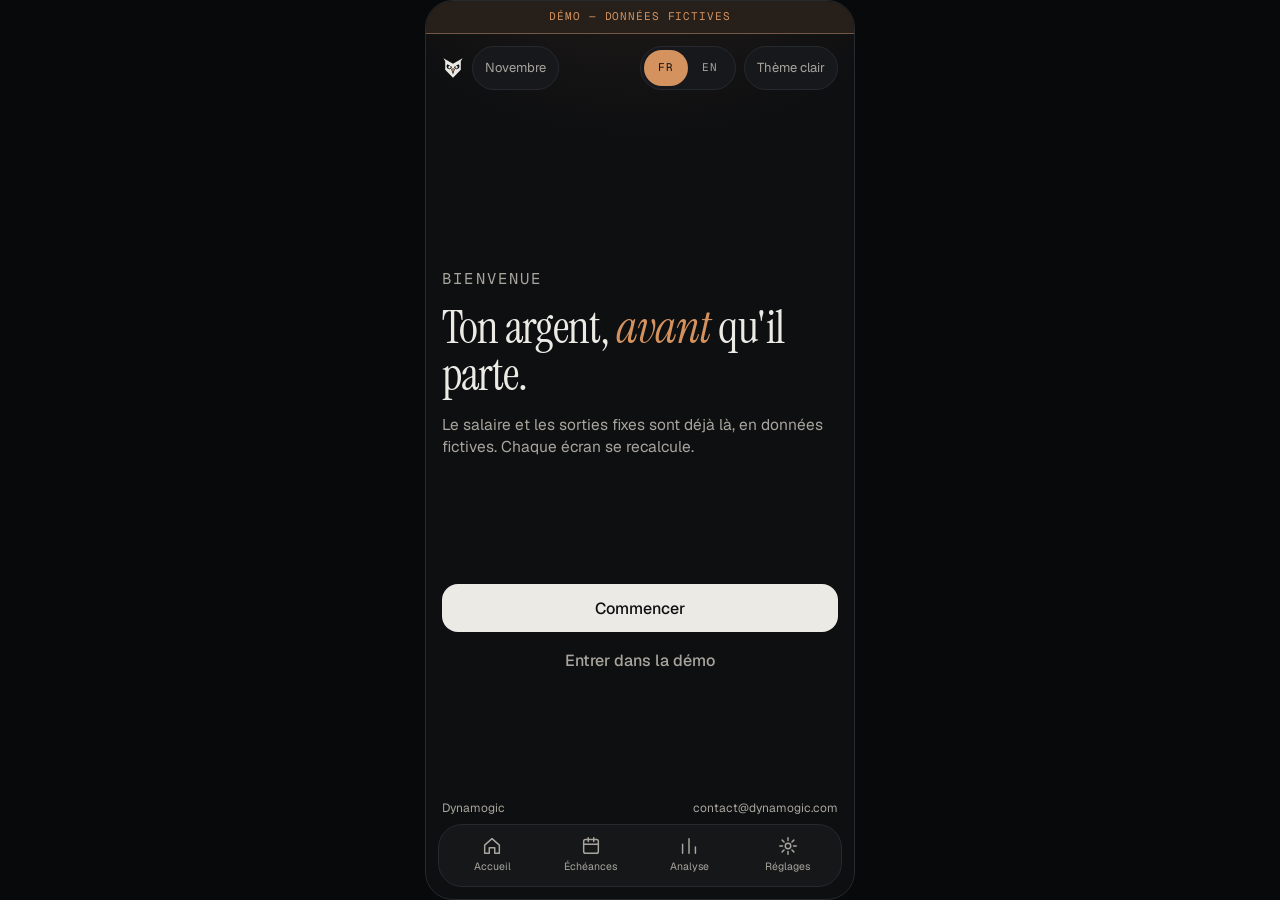
<file: index.html>
<!DOCTYPE html>
<html lang="fr">
<head>
  <meta charset="utf-8">
  <meta name="viewport" content="width=device-width, initial-scale=1">
  <meta name="referrer" content="no-referrer">
  <meta name="theme-color" content="#0E0F11">
  <meta name="description" content="Démo publique Money Tracker. Données fictives.">
  <title>Money Tracker — démo</title>
  <meta http-equiv="Content-Security-Policy" content="default-src 'none'; script-src 'self'; style-src 'self'; img-src 'self' data:; font-src 'self'; connect-src 'self'; object-src 'none'; base-uri 'none'; form-action 'none'; frame-ancestors 'none'">
  <link rel="stylesheet" href="fonts/fonts.css">
  <link rel="stylesheet" href="styles.css">
</head>
<body>
  <a class="skip" href="#main">Contenu</a>
  <div class="app">
    <p class="banner" role="note">Démo — données fictives</p>
    <header class="top">
      <svg class="mark" viewBox="0 0 48 48" width="22" height="22" aria-hidden="true">
        <path class="owl" fill-rule="evenodd" d="M24 14.6L45 2.476L41 9.404L41 28L24 45L7 28L7 9.404L3 2.476Z M26.151 21.758A6 6 0 1 0 36.082 16.024Z M21.849 21.758A6 6 0 1 1 11.918 16.024Z M29.1 22.321A2.6 2.6 0 1 0 34.3 22.321A2.6 2.6 0 1 0 29.1 22.321Z M13.7 22.321A2.6 2.6 0 1 0 18.9 22.321A2.6 2.6 0 1 0 13.7 22.321Z M24 24.299L27.985 26.599L24 37.913L20.015 26.599Z"/>
        <path class="beak" d="M24 25.8L26.4 27.186L24 34L21.6 27.186Z"/>
      </svg>
      <span class="pill" id="month-pill">Novembre</span>
      <div class="spacer"></div>
      <div class="seg" id="lang" role="group" aria-label="Langue">
        <button type="button" data-lang="fr" id="lang-fr">FR</button>
        <button type="button" data-lang="en" id="lang-en">EN</button>
      </div>
      <button type="button" class="icon-btn" id="theme-btn" aria-pressed="false">Clair</button>
    </header>
    <main id="main" tabindex="-1"></main>
    <footer>
      <a href="https://dynamogic.com/">Dynamogic</a>
      <a href="mailto:contact@dynamogic.com">contact@dynamogic.com</a>
    </footer>
    <nav class="tabs" id="tabs" role="tablist" aria-label="Sections" hidden>
      <button type="button" role="tab" data-tab="home" id="tab-home">
        <svg viewBox="0 0 24 24" aria-hidden="true"><path d="M4 11l8-7 8 7v9h-5v-6H9v6H4z"/></svg>
        <span>Accueil</span>
      </button>
      <button type="button" role="tab" data-tab="bills" id="tab-bills">
        <svg viewBox="0 0 24 24" aria-hidden="true"><rect x="4" y="5" width="16" height="15" rx="2"/><path d="M4 10h16M9 3v4M15 3v4"/></svg>
        <span>Échéances</span>
      </button>
      <button type="button" role="tab" data-tab="analysis" id="tab-analysis">
        <svg viewBox="0 0 24 24" aria-hidden="true"><path d="M5 20V10M12 20V4M19 20v-7"/></svg>
        <span>Analyse</span>
      </button>
      <button type="button" role="tab" data-tab="settings" id="tab-settings">
        <svg viewBox="0 0 24 24" aria-hidden="true"><circle cx="12" cy="12" r="3"/><path d="M12 3v3M12 18v3M3 12h3M18 12h3M5.6 5.6l2.1 2.1M16.3 16.3l2.1 2.1M5.6 18.4l2.1-2.1M16.3 7.7l2.1-2.1"/></svg>
        <span>Réglages</span>
      </button>
    </nav>
    <button type="button" class="fab" id="fab" aria-label="Ajouter une dépense" hidden>+</button>
    <dialog id="add-dialog" aria-labelledby="add-title">
      <form id="add-form">
        <h2 id="add-title">Ajouter une dépense</h2>
        <label for="add-input" id="add-label">Montant puis un mot</label>
        <input id="add-input" name="expense" autocomplete="off" enterkeyhint="done" placeholder="45 café">
        <p id="add-error" role="alert" hidden></p>
        <div class="dialog-actions">
          <button type="button" id="add-cancel">Annuler</button>
          <button type="submit" id="add-save">Ajouter</button>
        </div>
      </form>
    </dialog>
    <p id="status" class="sr" role="status"></p>
  </div>
  <script src="app.js"></script>
</body>
</html>
</file>
<file: fonts/fonts.css>
/* Self-hosted SIL OFL fonts extracted from the Dynamogic brand kit.
   Instrument Serif — The Instrument Serif Project Authors.
   Geist and Geist Mono — Vercel, in collaboration with basement.studio.
   Licenses: OFL-InstrumentSerif.txt, OFL-Geist.txt. */

@font-face {
  font-family: "Geist";
  font-style: normal;
  font-weight: 300 700;
  font-display: swap;
  src: url("geist-variable-latin-ext.woff2") format("woff2");
  unicode-range: U+0100-02BA, U+02BD-02C5, U+02C7-02CC, U+02CE-02D7, U+02DD-02FF, U+0304, U+0308, U+0329, U+1D00-1DBF, U+1E00-1E9F, U+1EF2-1EFF, U+2020, U+20A0-20AB, U+20AD-20C4, U+2113, U+2C60-2C7F, U+A720-A7FF;
}

@font-face {
  font-family: "Geist";
  font-style: normal;
  font-weight: 300 700;
  font-display: swap;
  src: url("geist-variable-latin.woff2") format("woff2");
  unicode-range: U+0000-00FF, U+0131, U+0152-0153, U+02BB-02BC, U+02C6, U+02DA, U+02DC, U+0304, U+0308, U+0329, U+2000-206F, U+20AC, U+2122, U+2191, U+2193, U+2212, U+2215, U+FEFF, U+FFFD;
}

@font-face {
  font-family: "Geist Mono";
  font-style: normal;
  font-weight: 400;
  font-display: swap;
  src: url("geist-mono-400-latin-ext.woff2") format("woff2");
  unicode-range: U+0100-02BA, U+02BD-02C5, U+02C7-02CC, U+02CE-02D7, U+02DD-02FF, U+0304, U+0308, U+0329, U+1D00-1DBF, U+1E00-1E9F, U+1EF2-1EFF, U+2020, U+20A0-20AB, U+20AD-20C4, U+2113, U+2C60-2C7F, U+A720-A7FF;
}

@font-face {
  font-family: "Geist Mono";
  font-style: normal;
  font-weight: 400;
  font-display: swap;
  src: url("geist-mono-400-latin.woff2") format("woff2");
  unicode-range: U+0000-00FF, U+0131, U+0152-0153, U+02BB-02BC, U+02C6, U+02DA, U+02DC, U+0304, U+0308, U+0329, U+2000-206F, U+20AC, U+2122, U+2191, U+2193, U+2212, U+2215, U+FEFF, U+FFFD;
}

@font-face {
  font-family: "Geist Mono";
  font-style: normal;
  font-weight: 500;
  font-display: swap;
  src: url("geist-mono-500-latin-ext.woff2") format("woff2");
  unicode-range: U+0100-02BA, U+02BD-02C5, U+02C7-02CC, U+02CE-02D7, U+02DD-02FF, U+0304, U+0308, U+0329, U+1D00-1DBF, U+1E00-1E9F, U+1EF2-1EFF, U+2020, U+20A0-20AB, U+20AD-20C4, U+2113, U+2C60-2C7F, U+A720-A7FF;
}

@font-face {
  font-family: "Geist Mono";
  font-style: normal;
  font-weight: 500;
  font-display: swap;
  src: url("geist-mono-500-latin.woff2") format("woff2");
  unicode-range: U+0000-00FF, U+0131, U+0152-0153, U+02BB-02BC, U+02C6, U+02DA, U+02DC, U+0304, U+0308, U+0329, U+2000-206F, U+20AC, U+2122, U+2191, U+2193, U+2212, U+2215, U+FEFF, U+FFFD;
}

@font-face {
  font-family: "Instrument Serif";
  font-style: italic;
  font-weight: 400;
  font-display: swap;
  src: url("instrument-serif-italic-latin-ext.woff2") format("woff2");
  unicode-range: U+0100-02BA, U+02BD-02C5, U+02C7-02CC, U+02CE-02D7, U+02DD-02FF, U+0304, U+0308, U+0329, U+1D00-1DBF, U+1E00-1E9F, U+1EF2-1EFF, U+2020, U+20A0-20AB, U+20AD-20C4, U+2113, U+2C60-2C7F, U+A720-A7FF;
}

@font-face {
  font-family: "Instrument Serif";
  font-style: italic;
  font-weight: 400;
  font-display: swap;
  src: url("instrument-serif-italic-latin.woff2") format("woff2");
  unicode-range: U+0000-00FF, U+0131, U+0152-0153, U+02BB-02BC, U+02C6, U+02DA, U+02DC, U+0304, U+0308, U+0329, U+2000-206F, U+20AC, U+2122, U+2191, U+2193, U+2212, U+2215, U+FEFF, U+FFFD;
}

@font-face {
  font-family: "Instrument Serif";
  font-style: normal;
  font-weight: 400;
  font-display: swap;
  src: url("instrument-serif-latin-ext.woff2") format("woff2");
  unicode-range: U+0100-02BA, U+02BD-02C5, U+02C7-02CC, U+02CE-02D7, U+02DD-02FF, U+0304, U+0308, U+0329, U+1D00-1DBF, U+1E00-1E9F, U+1EF2-1EFF, U+2020, U+20A0-20AB, U+20AD-20C4, U+2113, U+2C60-2C7F, U+A720-A7FF;
}

@font-face {
  font-family: "Instrument Serif";
  font-style: normal;
  font-weight: 400;
  font-display: swap;
  src: url("instrument-serif-latin.woff2") format("woff2");
  unicode-range: U+0000-00FF, U+0131, U+0152-0153, U+02BB-02BC, U+02C6, U+02DA, U+02DC, U+0304, U+0308, U+0329, U+2000-206F, U+20AC, U+2122, U+2191, U+2193, U+2212, U+2215, U+FEFF, U+FFFD;
}
</file>
<file: styles.css>
:root {
  color-scheme: dark;
  --bg: #0E0F11;
  --s: #16181B;
  --r: #1C1E22;
  --b: #26292E;
  --b2: #3A3E44;
  --t1: #ECEAE5;
  --t2: #A9A59E;
  --a: #D4925F;
  --serif: "Instrument Serif", Georgia, "Iowan Old Style", Palatino, "Palatino Linotype", serif;
  --sans: "Geist", system-ui, sans-serif;
  --mono: "Geist Mono", ui-monospace, "SFMono-Regular", Menlo, Consolas, monospace;
  --shadow: 0 10px 30px -8px color-mix(in srgb, var(--a) 55%, transparent);
}

[data-theme="light"] {
  color-scheme: light;
  --bg: #F5F3EE;
  --s: #FBFAF7;
  --r: #EFECE6;
  --b: #E2DED5;
  --b2: #CBC6BB;
  --t1: #16171A;
  --t2: #55524C;
  --a: #9C5428;
}

* { box-sizing: border-box; }

html, body { margin: 0; height: 100%; }

body {
  background: #08090a;
  color: var(--t1);
  font-family: var(--sans);
  font-size: 16px;
  line-height: 1.45;
}

[data-theme="light"] body { background: #E7E4DE; }

button, input, select { font: inherit; color: inherit; }

button { cursor: pointer; }

a { color: var(--a); }

:focus { outline: none; }

:focus-visible {
  outline: 2px solid var(--a);
  outline-offset: 2px;
}

.sr {
  position: absolute;
  width: 1px;
  height: 1px;
  padding: 0;
  margin: -1px;
  overflow: hidden;
  clip: rect(0, 0, 0, 0);
  white-space: nowrap;
  border: 0;
}

.skip {
  position: absolute;
  left: 12px;
  top: -40px;
  background: var(--a);
  color: var(--bg);
  padding: 8px 12px;
  border-radius: 999px;
  z-index: 9;
  text-decoration: none;
}

.skip:focus { top: 8px; }

.app {
  width: min(100%, 430px);
  height: 100dvh;
  margin: 0 auto;
  background:
    radial-gradient(120% 42% at 50% -10%, color-mix(in srgb, var(--a) 12%, transparent), transparent 60%),
    var(--bg);
  display: flex;
  flex-direction: column;
  position: relative;
  overflow: hidden;
}

@media (min-width: 520px) {
  body { display: grid; place-items: center; min-height: 100dvh; }
  .app {
    height: min(100dvh, 900px);
    border: 1px solid var(--b);
    border-radius: 28px;
  }
}

.banner {
  margin: 0;
  padding: 8px 16px;
  text-align: center;
  font-family: var(--mono);
  font-size: 11px;
  letter-spacing: 0.08em;
  text-transform: uppercase;
  color: var(--a);
  background: color-mix(in srgb, var(--a) 12%, var(--bg));
  border-bottom: 1px solid color-mix(in srgb, var(--a) 45%, var(--b));
}

.top {
  display: flex;
  align-items: center;
  gap: 8px;
  padding: 12px 16px 8px;
}

.mark { display: block; flex: none; }
.mark .owl { fill: var(--t1); }
.mark .beak { fill: var(--a); }

.pill, .seg, .icon-btn, .tabs button, .fab, .dialog-actions button, .welcome .cta, .welcome .ghost, .preset button, .weekend button {
  min-height: 44px;
  min-width: 44px;
}

.pill {
  display: inline-flex;
  align-items: center;
  padding: 0 12px;
  border: 1px solid var(--b);
  border-radius: 999px;
  background: var(--s);
  color: var(--t2);
  font-size: 13px;
}

.spacer { flex: 1; }

.seg {
  display: inline-flex;
  padding: 3px;
  border: 1px solid var(--b);
  border-radius: 999px;
  background: var(--s);
  min-width: 0;
}

.seg button, .preset button, .weekend button, .dialog-actions button, .icon-btn {
  border: 0;
  background: transparent;
  border-radius: 999px;
}

.seg button {
  min-width: 44px;
  padding: 0 8px;
  font-family: var(--mono);
  font-size: 11px;
  letter-spacing: 0.12em;
  color: var(--t2);
}

.seg button[aria-pressed="true"], .preset button[aria-pressed="true"] {
  background: var(--a);
  color: #0E0F11;
}

.icon-btn {
  padding: 0 12px;
  border: 1px solid var(--b);
  background: var(--s);
  color: var(--t2);
  font-size: 13px;
}

main {
  flex: 1;
  overflow: auto;
  padding: 8px 16px calc(96px + env(safe-area-inset-bottom));
}

footer {
  display: flex;
  justify-content: space-between;
  gap: 12px;
  padding: 8px 16px 6px;
  font-size: 12px;
  color: var(--t2);
}

footer a { color: var(--t2); text-decoration: none; }
footer a:hover { color: var(--a); }

.tabs {
  display: flex;
  justify-content: space-around;
  margin: 0 12px 12px;
  padding: 6px 4px 8px;
  border: 1px solid var(--b);
  border-radius: 24px;
  background: color-mix(in srgb, var(--s) 88%, transparent);
}

.tabs button {
  width: 25%;
  border: 0;
  background: transparent;
  color: var(--t2);
  display: flex;
  flex-direction: column;
  align-items: center;
  justify-content: center;
  gap: 2px;
  font-size: 10.5px;
  padding: 4px 0;
}

.tabs button svg {
  width: 22px;
  height: 22px;
  fill: none;
  stroke: currentColor;
  stroke-width: 1.6;
  stroke-linecap: round;
  stroke-linejoin: round;
}

.tabs button[aria-current="page"] { color: var(--t1); }
.tabs button[aria-current="page"] svg { color: var(--a); }

.fab {
  position: absolute;
  right: 20px;
  bottom: 92px;
  width: 56px;
  height: 56px;
  border: 0;
  border-radius: 18px;
  background: var(--a);
  color: #0E0F11;
  font-size: 32px;
  line-height: 1;
  box-shadow: var(--shadow);
}

.kicker, .screen-kicker {
  margin: 0;
  font-family: var(--mono);
  font-size: 11px;
  letter-spacing: 0.14em;
  text-transform: uppercase;
  color: var(--t2);
}

h1, .serif {
  font-family: var(--serif);
  font-weight: 400;
  letter-spacing: -0.02em;
}

.screen-title {
  margin: 8px 0;
  font-size: 40px;
  line-height: 1.02;
}

.hero-block { margin: 8px 0 4px; }

.hero {
  margin: 4px 0;
  font-family: var(--serif);
  font-size: 76px;
  line-height: 0.95;
  letter-spacing: -0.03em;
}

.hero small {
  font-family: var(--sans);
  font-size: 17px;
  font-weight: 500;
  color: var(--t2);
  margin-left: 8px;
  letter-spacing: 0;
}

.sub { margin: 0 0 12px; color: var(--t2); font-size: 14.5px; }
.sub b { color: var(--a); font-weight: 500; }

.stats {
  display: grid;
  grid-template-columns: repeat(3, 1fr);
  border: 1px solid var(--b);
  border-radius: 16px;
  background: var(--s);
  margin: 12px 0;
}

.stats div { padding: 10px 12px; border-left: 1px solid var(--b); }
.stats div:first-child { border-left: 0; }
.stats b {
  display: block;
  margin-top: 4px;
  font-family: var(--serif);
  font-size: 24px;
  font-weight: 400;
  color: var(--t1);
}

.card {
  background: var(--s);
  border: 1px solid var(--b);
  border-radius: 18px;
  padding: 12px 14px;
  margin: 10px 0;
}

.card h2, .row-title {
  margin: 0 0 8px;
  font-family: var(--mono);
  font-size: 11px;
  letter-spacing: 0.12em;
  text-transform: uppercase;
  color: var(--t2);
  font-weight: 400;
}

.note {
  color: var(--t1);
  font-size: 14px;
  line-height: 1.45;
}

.tier { margin-top: 10px; }
.tier .line, .bill, .insight {
  display: flex;
  justify-content: space-between;
  gap: 12px;
  align-items: baseline;
}
.tier .line b { font-weight: 500; }
.tier .line span, .muted { color: var(--t2); font-family: var(--mono); font-size: 12.5px; }
.tier p { margin: 2px 0 0; color: var(--t2); font-size: 12.5px; }

.bar {
  display: block;
  width: 100%;
  height: 8px;
  margin-top: 8px;
  border-radius: 4px;
  overflow: hidden;
}

.bar .track { fill: var(--r); }
.bar .fill { fill: var(--t1); }
.bar.copper .fill { fill: var(--a); }
.bar.dim .fill { fill: var(--t2); }

.swatch { width: 8px; height: 8px; border-radius: 2px; flex: none; display: inline-block; }
.swatch-0 { background: var(--t1); }
.swatch-1 { background: var(--a); }
.swatch-2 { background: var(--t2); }
.swatch-3 { background: var(--b2); }
.swatch-4 { background: #8d8680; }
.swatch-5 { background: #c4b8a8; }

.forecast { margin: 2px 0 6px; min-width: 0; }
.forecast-head {
  display: flex;
  justify-content: space-between;
  align-items: baseline;
  gap: 8px;
  min-width: 0;
}
.lg {
  display: flex;
  align-items: center;
  gap: 6px;
  min-width: 0;
  font-family: var(--mono);
  font-size: 10.5px;
  color: var(--t2);
}
.lg i { width: 14px; height: 2px; background: var(--t1); display: inline-block; flex: none; }
.lg i.a { background: var(--a); margin-left: 4px; }

.chart { width: 100%; height: auto; display: block; }
.chart text { fill: var(--t2); font-family: var(--mono); font-size: 10px; }
.chart text.end { fill: var(--a); }

.bill {
  padding: 8px 0;
  border-top: 1px solid var(--b);
  font-size: 14.5px;
}
.bill:first-of-type { border-top: 0; }
.bill .when { width: 46px; text-align: center; color: var(--t2); font-family: var(--mono); font-size: 11px; }
.bill .when b {
  display: block;
  color: var(--t1);
  font-family: var(--serif);
  font-size: 20px;
  font-weight: 400;
}
.bill .name { flex: 1; }
.bill .name span { display: block; color: var(--t2); font-size: 12px; }
.bill .amt { font-family: var(--mono); color: var(--t2); }
.bill .amt.pos { color: var(--t1); }

.tg-head { display: flex; gap: 10px; align-items: center; margin-bottom: 8px; }
.avatar {
  width: 36px;
  height: 36px;
  border-radius: 50%;
  border: 1px solid var(--b);
  display: grid;
  place-items: center;
}
.bubble {
  background: var(--bg);
  border: 1px solid var(--b);
  border-radius: 16px 16px 16px 6px;
  padding: 10px 12px;
  margin-top: 8px;
}
.bubble .who {
  display: block;
  font-family: var(--mono);
  font-size: 10px;
  letter-spacing: 0.12em;
  text-transform: uppercase;
  color: var(--t2);
}
.bubble strong {
  display: block;
  font-family: var(--serif);
  font-size: 28px;
  font-weight: 400;
  color: var(--t1);
}

.ring-wrap { display: flex; gap: 12px; align-items: center; }
.ring { width: 132px; height: 132px; flex: none; }
.legend { flex: 1; list-style: none; margin: 0; padding: 0; }
.legend li { display: flex; gap: 8px; align-items: center; padding: 3px 0; font-size: 13px; }
.legend i { width: 8px; height: 8px; border-radius: 2px; flex: none; }
.legend span { flex: 1; color: var(--t2); }
.legend b { font-family: var(--mono); font-weight: 400; font-size: 12px; }

.cal {
  display: grid;
  grid-template-columns: repeat(7, 1fr);
  gap: 2px;
  text-align: center;
}
.cal .wd { font-family: var(--mono); font-size: 10px; color: var(--t2); padding-bottom: 4px; }
.cal .day {
  position: relative;
  height: 28px;
  line-height: 28px;
  border-radius: 8px;
  font-family: var(--mono);
  font-size: 12px;
}
.cal .day.past { color: var(--t2); }
.cal .day.today { background: var(--t1); color: var(--bg); }
.cal .day .dot {
  position: absolute;
  left: 50%;
  bottom: 2px;
  width: 4px;
  height: 4px;
  margin-left: -2px;
  border-radius: 50%;
  background: var(--a);
}
.cal .day .dot.in { background: var(--t2); }

.preset, .weekend { display: flex; gap: 6px; flex-wrap: wrap; }
.preset button, .weekend button {
  flex: 1;
  border: 1px solid var(--b);
  border-radius: 12px;
  padding: 8px 6px;
  background: transparent;
  color: var(--t2);
  font-size: 13px;
}
.fields { display: grid; grid-template-columns: repeat(3, minmax(0, 1fr)); gap: 8px; margin-top: 10px; min-width: 0; }
.fields > *, .preset > *, .weekend > *, .stats > *, .bill > *, .tier .line > *, .forecast-head > * { min-width: 0; }
.fields label { display: flex; flex-direction: column; gap: 4px; font-size: 12px; color: var(--t2); min-width: 0; }
.fields input, #add-input, select {
  width: 100%;
  min-width: 0;
  max-width: 100%;
  min-height: 44px;
  border: 1px solid var(--b);
  border-radius: 12px;
  background: var(--bg);
  padding: 0 10px;
}
.err { color: var(--a); font-size: 13px; }

.welcome { min-height: 100%; display: flex; flex-direction: column; justify-content: flex-end; padding-bottom: 12px; }
.welcome .hero-copy { margin-bottom: auto; padding-top: 18vh; }
.welcome h1 { margin: 14px 0; font-size: 46px; line-height: 1.02; }
.welcome h1 em { font-style: italic; color: var(--a); }
.welcome p { color: var(--t2); font-size: 15.5px; }
.welcome .cta, .welcome .ghost, .danger, #add-save {
  display: block;
  width: 100%;
  min-height: 48px;
  border-radius: 16px;
  border: 0;
  font-weight: 500;
}
.welcome .cta, #add-save {
  background: var(--t1);
  color: var(--bg);
}
.welcome .ghost, #add-cancel, .danger {
  background: transparent;
  color: var(--t2);
  margin-top: 4px;
}
.danger { border: 1px solid var(--b); }

dialog {
  border: 1px solid var(--b);
  border-radius: 20px;
  background: var(--s);
  color: var(--t1);
  width: min(360px, calc(100% - 32px));
  padding: 18px 16px 16px;
}
dialog::backdrop { background: rgba(0, 0, 0, 0.55); }
dialog h2 { margin: 0 0 12px; font-family: var(--serif); font-size: 32px; font-weight: 400; }
dialog label { display: block; margin-bottom: 6px; color: var(--t2); font-size: 14px; }
#add-input { width: 100%; margin-bottom: 8px; }
.dialog-actions { display: flex; gap: 8px; }
.dialog-actions button { flex: 1; min-height: 44px; border-radius: 12px; }
#add-cancel { border: 1px solid var(--b); }
#add-save { background: var(--a); color: #0E0F11; border: 0; }

@media (prefers-reduced-motion: reduce) {
  *, *::before, *::after {
    animation: none !important;
    transition: none !important;
    scroll-behavior: auto !important;
  }
}
</file>
